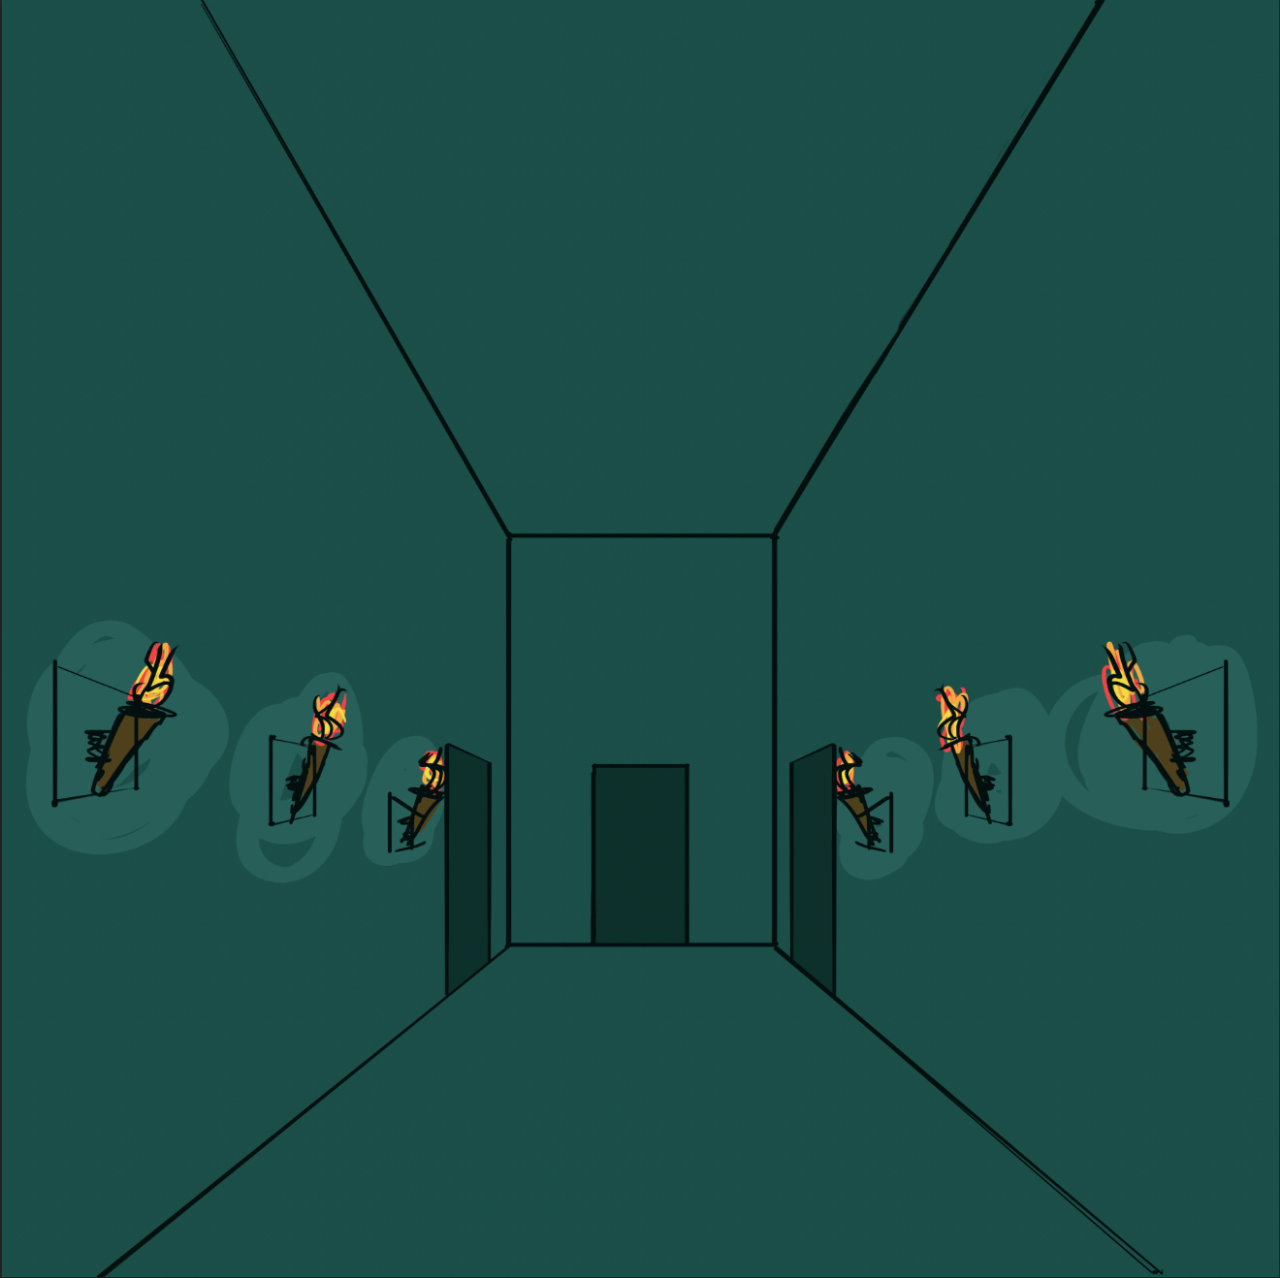
<file: src/level2/corridor.html>
<!DOCTYPE html>
<html lang="en">
<head>
    <meta charset="UTF-8">
    <meta name="viewport" content="width=device-width, initial-scale=1.0">
    <title>The Jungles Curse - Corridor</title>
    <link rel="stylesheet" href="../style.css">
    <meta property="og:title" content="The Jungles Curse - Corridor" />
    <meta property="og:type" content="website" />
    <meta property="og:url" content="https://the-jungles-curse.vercel.app" />
    <meta property="og:image" content="https://the-jungles-curse.vercel.app/src/assets/favicon.png" />
    <meta property="og:description" content="You've gotten into the main corridor, but to keep moving towards the treasure chamber you need to complete 2 obstacles in your way." />
    <meta name="theme-color" content="#196b21">
</head>

<body>
    <div id="image-container" class="image-container">
        <img src="../assets/corridor.png" alt="" class="background-image" draggable="false" (dragstart)="false" class="unselectable">
        <div id="memoryGame" class="door-area"></div>
        <div id="maze" class="door-area"></div>
        <div id="nextLevel" class="door-area"></div>
        <div id="diamond" class="door-area"></div>
    </div>
    <script src="../button.js"></script>

    <script src="./memory.js"></script>
    <script src="./maze.js"></script>
    <script src="./nextLevel.js"></script>
    <script src="./easterEggs.js"></script>
    <script>
        function scrollToMiddle() {
            window.scrollTo(0, document.body.scrollHeight/2-50);
        }
    
        window.addEventListener('load', function() {
            // Scroll to the middle of the screen
            setTimeout(scrollToMiddle, 0);

            // Configs

            // Memory
            setUpMemory()

            // Mouse Maze
            setUpMouseMaze();
            
            // Next Level
            setUpNextLevel()

            setUpEasterEgg()

        });
    </script>
</body>
</html>
</file>
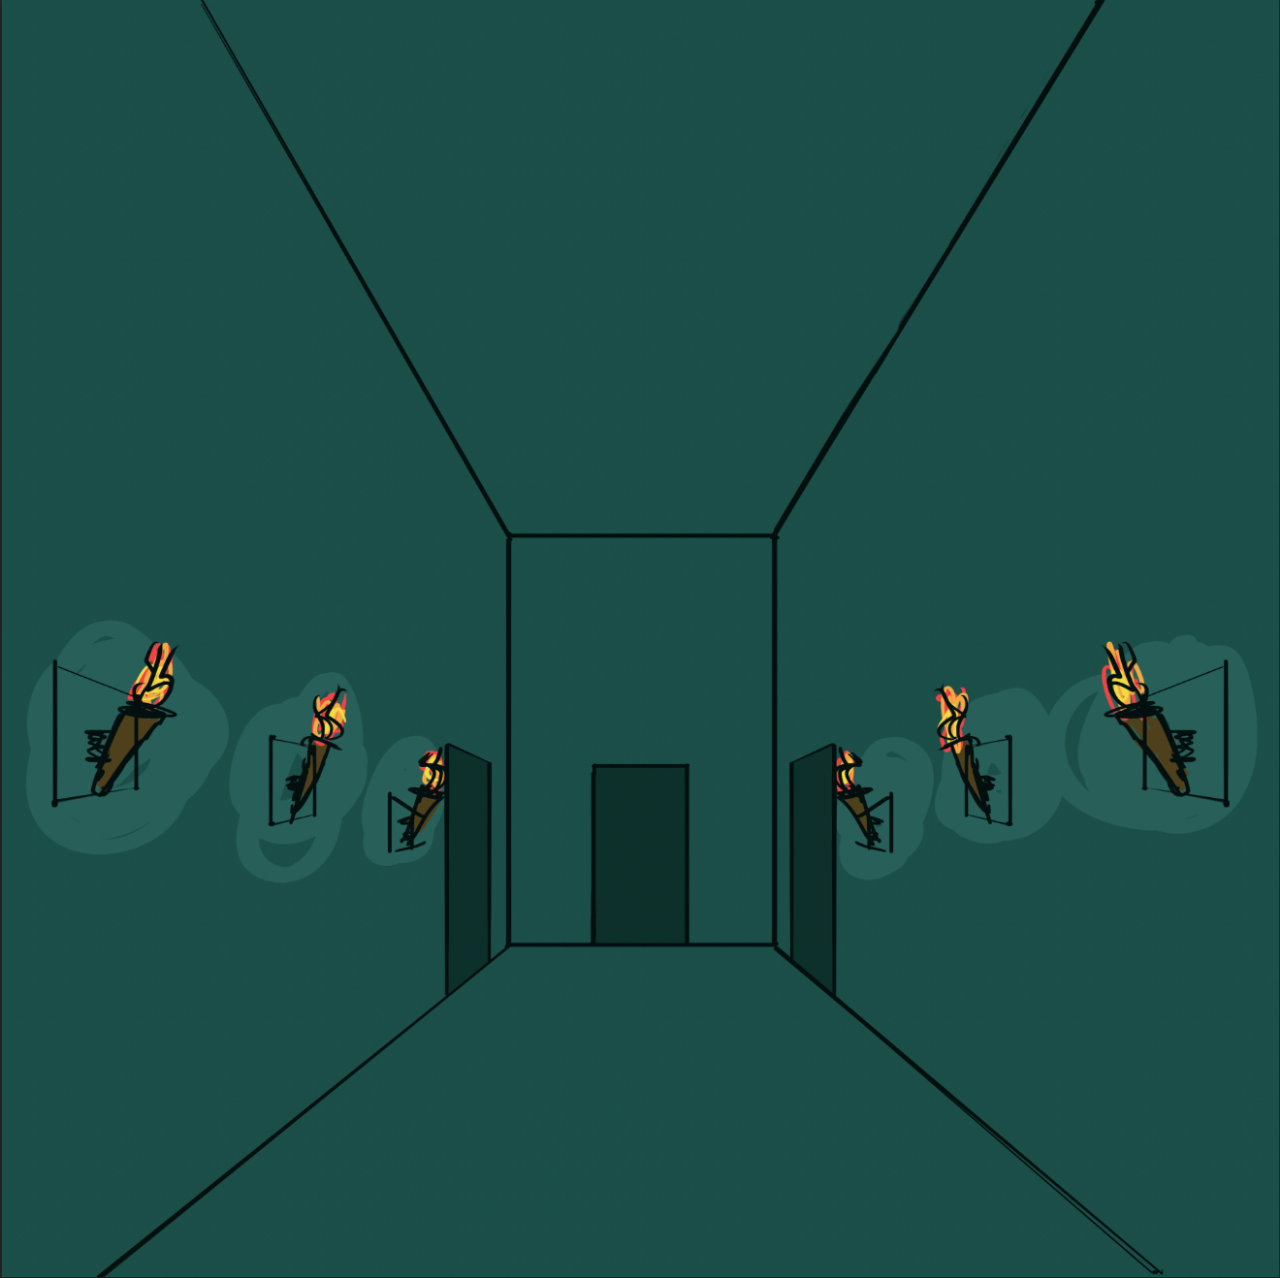
<file: src/level2/level2.html>
<!DOCTYPE html>
<html lang="en">
<head>
    <meta charset="UTF-8">
    <meta name="viewport" content="width=device-width, initial-scale=1.0">
    <title>Projekt Vecka Level2</title>
    <link rel="stylesheet" href="../style.css">
</head>

<body>
    <div id="image-container" class="image-container">
        <img src="../assets/corridor.png" alt="" class="background-image" draggable="false" (dragstart)="false" class="unselectable">
        <div id="memoryGame" class="door-area"></div>
        <div id="mouseMaze" class="door-area"></div>
        <div id="nextLevel" class="door-area"></div>
    </div>
    <script src="../button.js"></script>
    <script>
        function scrollToMiddle() {
            window.scrollTo(0, document.body.scrollHeight/2-50);
        }
    
        window.addEventListener('load', function() {
            // Scroll to the middle of the screen
            setTimeout(scrollToMiddle, 0);

            // Add the custom button on the door
            const doorAreaConfig = {
                left: 43,   // Position from left of door
                top: 54,    // Position from top of door
                width: 11,  // Width of door
                height: 9,  // Height of door
                element: "door-area", // Name of the element
                parentElement: "image-container"
            };
            addButtonDiv(doorAreaConfig)
        });
    </script>
</body>
</html>
</file>
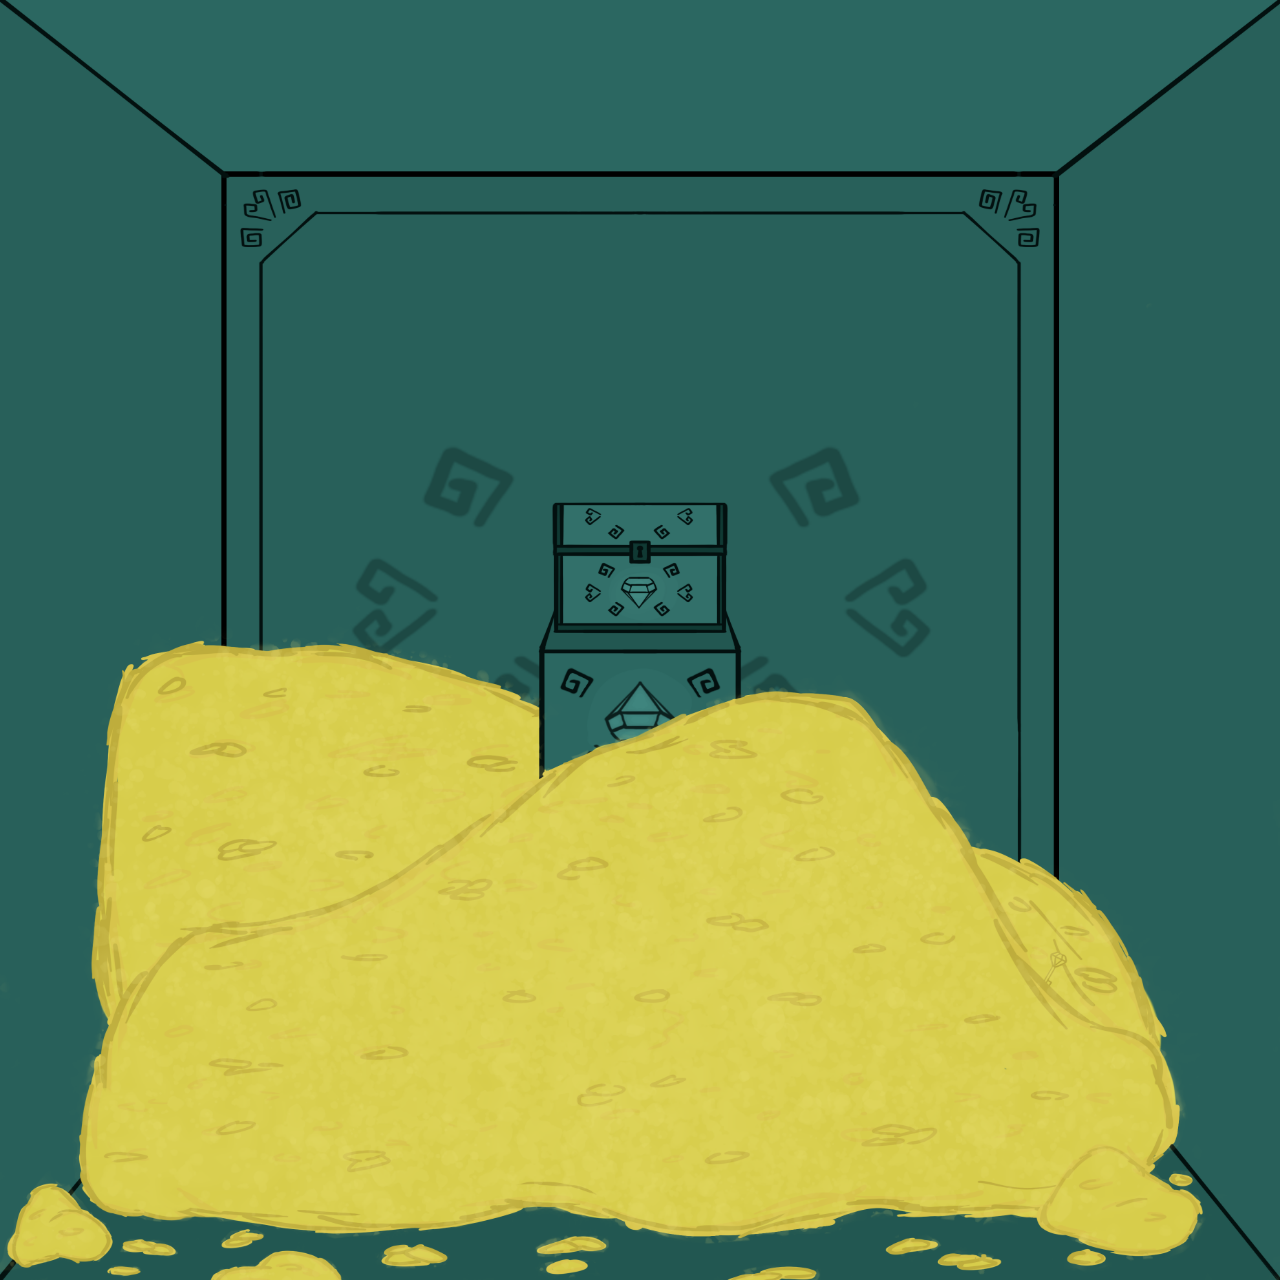
<file: src/level3/treasure.html>
<!DOCTYPE html>
<html lang="en">
<head>
    <meta charset="UTF-8">
    <meta name="viewport" content="width=device-width, initial-scale=1.0">
    <title>The Jungles Curse - Treasure</title>
    <link rel="stylesheet" href="../style.css">
    <meta property="og:title" content="The Jungles Curse - Treasure" />
    <meta property="og:type" content="website" />
    <meta property="og:url" content="https://the-jungles-curse.vercel.app" />
    <meta property="og:image" content="https://the-jungles-curse.vercel.app/src/assets/favicon.png" />
    <meta property="og:description" content="You found yourself into the treasure room. But is it only treasure in here?" />
    <meta name="theme-color" content="#196b21">
</head>

<body>
    <div id="image-container" class="image-container">
        <img src="../assets/treasure.png" alt="" class="background-image" draggable="false" (dragstart)="false" class="unselectable">
        <div id="key" class="door-area"></div>
        <div id="treasure" class="door-area"></div>
    </div>
    <script src="../button.js"></script>

    <script src="./key.js"></script>
    <script src="./treasure.js"></script>

    <script>
        function scrollToMiddle() {
            window.scrollTo(0, document.body.scrollHeight/4);
        }
    
        window.addEventListener('load', function() {
            // Scroll to the middle of the screen
            setTimeout(scrollToMiddle, 0);

            setUpKey()

            setUpTreasure()
        });
    </script>
</body>
</html>
</file>
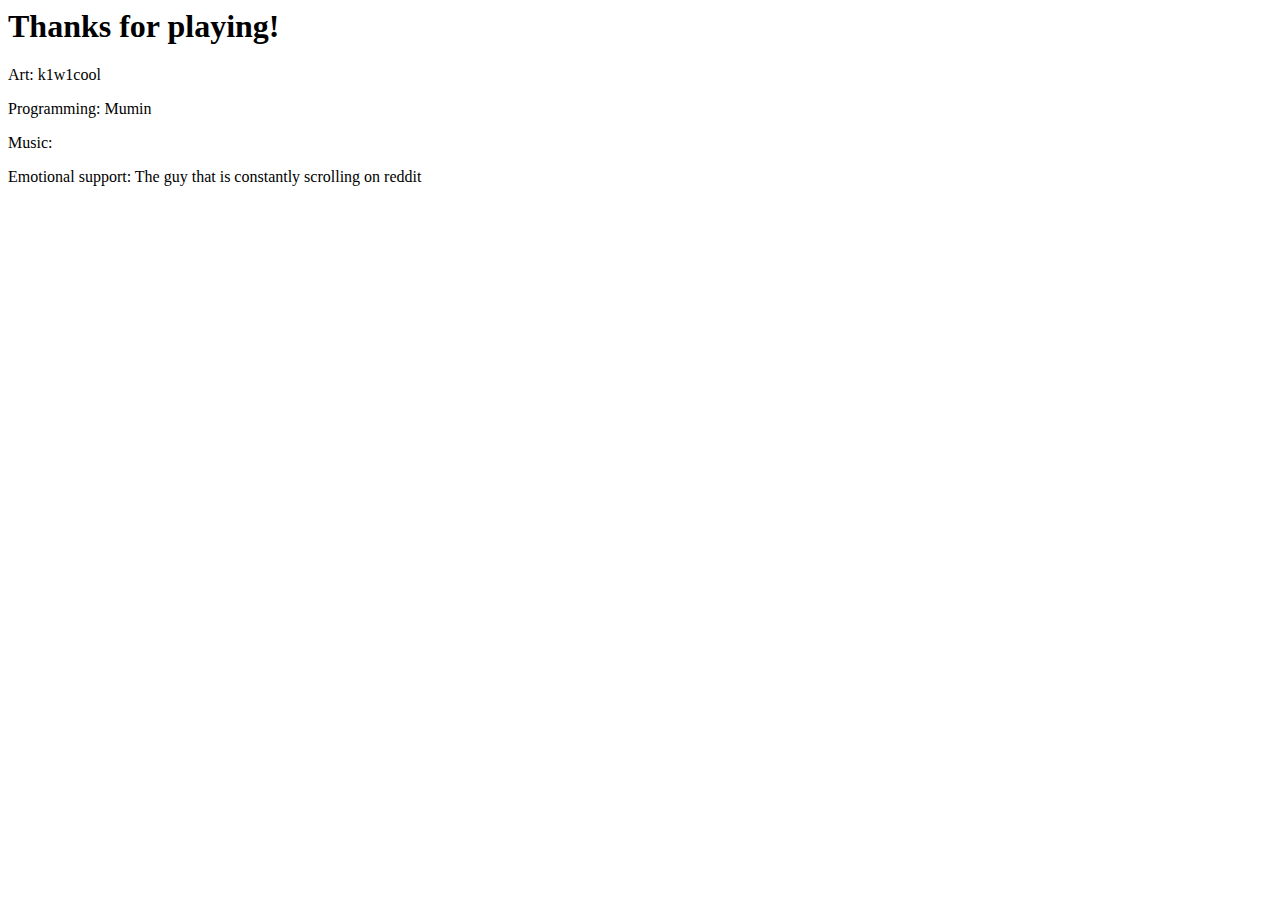
<file: src/level4/credits.html>
<html lang="en">
<head>
  <meta charset="UTF-8">
  <meta name="viewport" content="width=device-width, initial-scale=1.0">
  <title>The Jungles Curse - Credits</title>
  <meta property="og:title" content="The Jungles Curse - Credits" />
  <meta property="og:type" content="website" />
  <meta property="og:url" content="https://the-jungles-curse.vercel.app" />
  <meta property="og:image" content="https://the-jungles-curse.vercel.app/src/assets/favicon.png" />
  <meta property="og:description" content="Thanks for playing our game!" />
  <meta name="theme-color" content="#196b21">
</head>
<body>
  <h1>Thanks for playing!</h1>

  <p>Art: k1w1cool</p>
  <p>Programming: Mumin</p>
  <p>Music: </p>
  <p>Emotional support: The guy that is constantly scrolling on reddit</p>
  
</body>
</html>
</file>
<file: src/style.css>
body {
  font-family: Arial, sans-serif;
  margin: 0;
  padding: 0;
  height: auto;
  overflow-y: scroll; /* Ensure scrolling functionality */
  
  /* Completely hide scrollbar */
  -ms-overflow-style: none; /* Hide scrollbar in IE and Edge */
  scrollbar-width: none;    /* Hide scrollbar in Firefox */
}

body::-webkit-scrollbar {
  display: none; /* Hide scrollbar in Chrome, Safari, and Edge */
}

.login-container {
  background: #ffffff;
  padding: 20px 30px;
  box-shadow: 0 4px 8px rgba(0, 0, 0, 0.2);
  border-radius: 8px;
  text-align: center;
}
.login-container h2 {
  margin-bottom: 20px;
  color: #333;
}
.input-field {
  margin-bottom: 15px;
  width: 100%;
}
.input-field input {
  width: calc(100% - 20px);
  padding: 10px;
  margin: 5px 0;
  border: 1px solid #ccc;
  border-radius: 5px;
}
.btn {
  width: 100%;
  padding: 10px;
  background-color: #007bff;
  border: none;
  color: #fff;
  font-size: 16px;
  border-radius: 5px;
  cursor: pointer;
  transition: background-color 0.3s ease;
}
.btn:hover {
  background-color: #0056b3;
}

.image-container {
  position: relative;
  width: 100%;
  min-height: 100vh; /* Ensure container is taller than the viewport */
  min-width: 100vh;
  overflow: visible; /* Allow overflow */
}

.background-image {
  position: absolute;
  top: 0;
  left: 0;
  width: 100%;
  height: auto; /* Allow image height to adjust dynamically */
}


.door-area {
    position: absolute;
    /* background-color: rgba(255, 165, 0, 0.3); */
    cursor: pointer;
    z-index: 1;
}

/* .door-area:hover {
    background-color: rgba(255, 165, 0, 0.9);
} */

#nextLevel:hover {
  background-color: rgba(0, 0, 0, 0.3);
}

.unselectable {
  pointer-events: none;
  user-select: none;
  -moz-user-select: none;
  -webkit-user-drag: none;
  -webkit-user-select: none;
  -ms-user-select: none;
}
</file>
